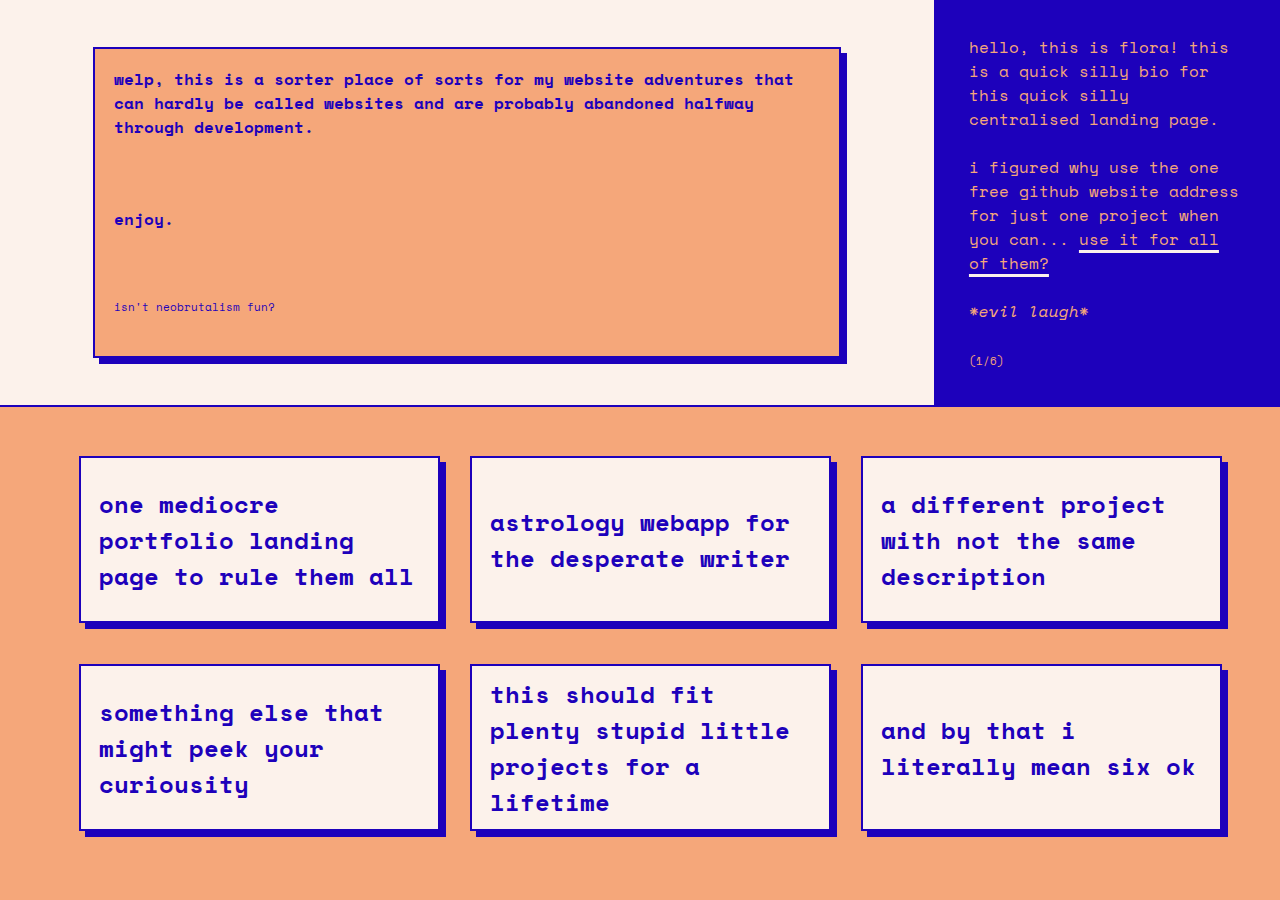
<file: index.html>
<!DOCTYPE html>
<head>
<link rel="stylesheet" href="index.css">
<script src="https://ajax.googleapis.com/ajax/libs/jquery/3.6.1/jquery.min.js"></script>

<title>flora codes</title>
</head>
<html>
<body>
    <div class="header-holder">
        <div class="header">
            <span>welp, this is a sorter place of sorts for my website adventures that can hardly be called websites and are probably abandoned halfway through development.</span>
            <span>enjoy.</span>
            <span>isn't neobrutalism fun?</span>
        </div>
        <div class="header-bio">
            hello, this is flora! this is a quick silly bio for this quick silly centralised landing page.<br><br>
            i figured why use the one free github website address for just one project when you can... <span>use it for all of them?</span><br><br>
            <span>*evil laugh*</span><br><br>
            <progr>(1/6)</progr>
        </div>
    </div>
    <div class="projects">
        <a href="portf/pr_index.html"><span>one mediocre portfolio landing page to rule them all</span></a>
        <a href="characterastrology/ca_index.html"><span>astrology webapp for the desperate writer</span></a>
        <a><span>a different project with not the same description</span></a>
        <a><span>something else that might peek your curiousity</span></a>
        <a><span>this should fit plenty stupid little projects for a lifetime</span></a>
        <a><span>and by that i literally mean six ok</span></a>
    </div>
</body>
<footer>
    <script>
       
    </script>
</footer>
</html>
</file>
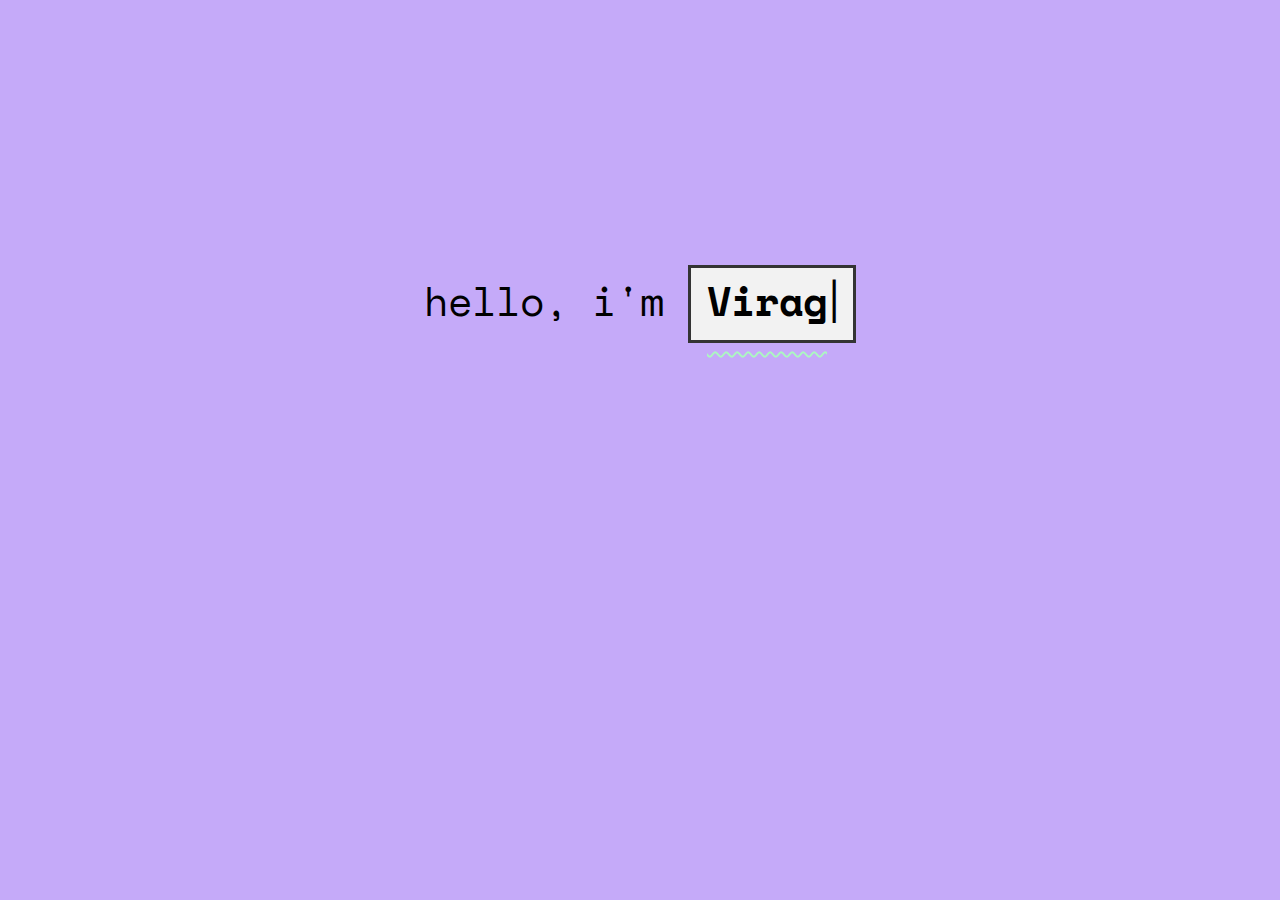
<file: OPTION 1/index.html>
<!DOCTYPE html>
<head>
<link rel="stylesheet" href="index.css">
<script src="https://ajax.googleapis.com/ajax/libs/jquery/3.6.1/jquery.min.js"></script>

<title>flora codes</title>
</head>
<html>
<body>
<div class="main">Hello, I'm <div class="welc" ontouchstart="touchStart()" ontouchend="touchEnd()"><span class="nametag">Virag</span><flckr>|</flckr></div></div>
<div class="welc-options">
    <div class="welc-triangle"></div>
    <div class="temp-hov"></div>
    <div class="linkholder">
        <a href="storyteller.html"><span>storyteller</span></a>
        <a href="graphicdesigner.html"><span>graphic designer</span></a>
        <a href="frontenddeveloper.html"><span>front-end developer</span></a>
    </div> 
</div>
</body>
<footer>
    <script>
        $(document).ready(function(){
        
            $(".linkholder").children("a:first-of-type").hover(
                function() {
                    $(".temp-hov").addClass("welc-triangle-hover");
                }, function() {
                $(".temp-hov").removeClass("welc-triangle-hover");
            });

            $(".linkholder").children("a:first-of-type").focus(
                function() {
                    $(".temp-hov").addClass("welc-triangle-hover");
                }
            )
            $(".linkholder").children("a:first-of-type").focusout(function(){
                $(".temp-hov").removeClass("welc-triangle-hover");
            });

            function touchStart() {
                if ( $(".linkholder").children("a:first-of-type") == true) {
                    $(".temp-hov").addClass("welc-triangle-hover");
                }
            }
            function touchEnd() {
                if ( $(".linkholder").children("a:first-of-type") == true) {
                    $(".temp-hov").removeClass("welc-triangle-hover");
                }
            }
        });
    </script>
</footer>
</html>
</file>
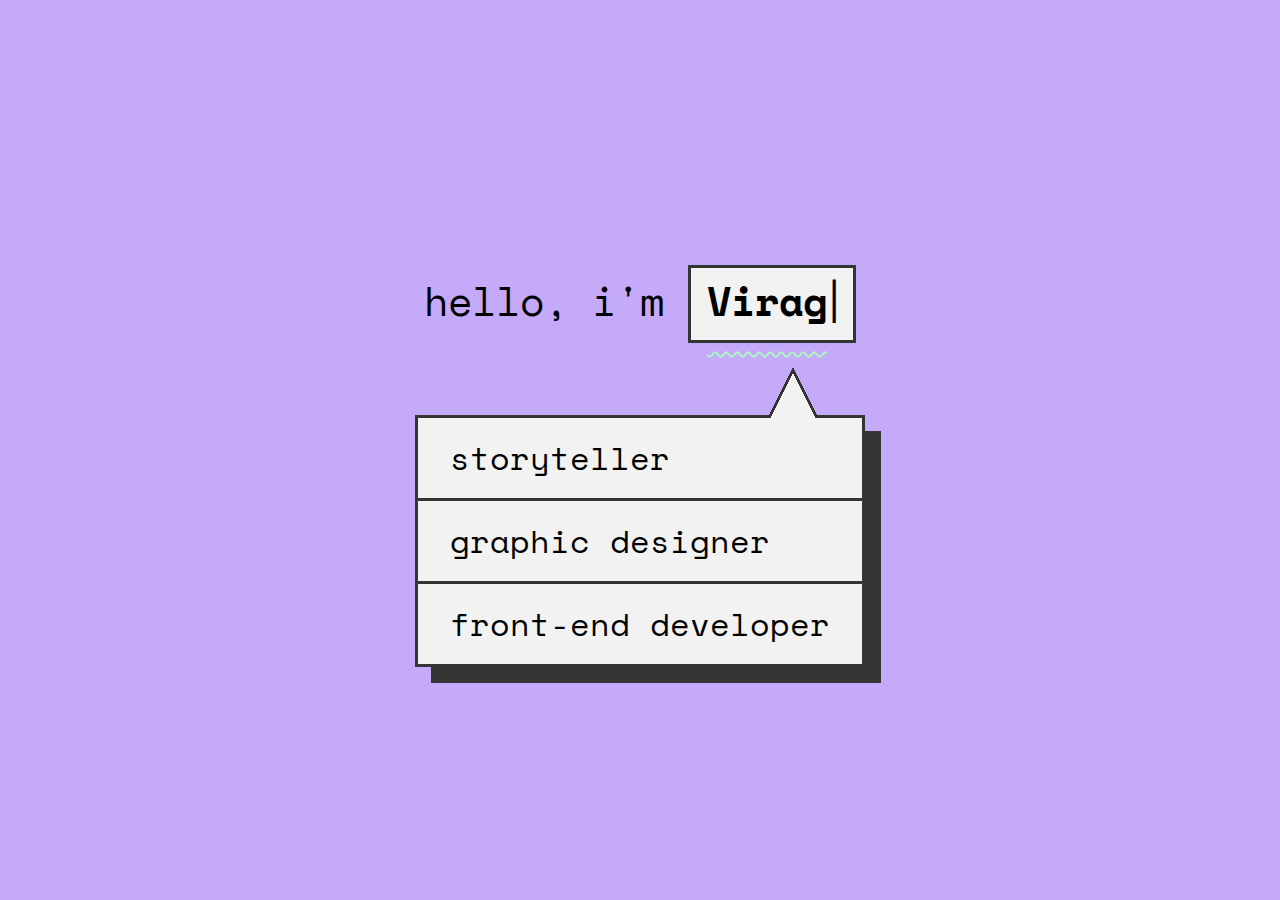
<file: frontenddeveloper.html>
<!DOCTYPE html>
<head>
<link rel="stylesheet" href="frontenddeveloper.css">
<script src="https://ajax.googleapis.com/ajax/libs/jquery/3.6.1/jquery.min.js"></script>

<title>flora codes — graphic designer</title>
</head>
<html>
<body>
<div class="main"><ttl>Hello, I'm</ttl> <div class="welc"><span class="nametag">Virag</span><flckr>|</flckr></div></div>
<div class="welc-options">
    <div class="welc-triangle"></div>
    <div class="temp-hov"></div>
    <div class="linkholder">
        <span class="st">storyteller</span>
        <span class="gd">graphic designer</span>
        <span class="fed">front-end developer</span>
    </div> 
</div>
<div class="maintext">blabla</div>
</body>
<footer>
    <script>
        function timeOut(arr, int, st) {
            setTimeout(nameClear, 3000, arr, int);
            setTimeout(stWrite, 4500, st, int);
        };

        function nameClear(arr, int) {
            arr.forEach(function(string, index) {
                setTimeout(function() {
                    $(".nametag").text(string);
                }, index * int)
            });
        };

        function stWrite(st, int) {
            st.forEach(function(string, index) {
                setTimeout(function() {
                    $(".nametag").text(string);
                }, index * int)
            });
            $("ttl").text("hello, i'm a");
        };

        $(document).ready(function(){
            var name = ["Vira", "Vir", "Vi", "V", ""];
            var st = ["f", "fr", "fro", "fron", "front", "front-", "front-e", "front-en", "front-end ", "front-end d", "front-end de", "front-end dev", "front-end deve", "front-end devel", "front-end develo", "front-end develop", "front-end develope", "front-end developer"];
            var interval = 120;

            timeOut(name, interval, st);
        })


    </script>
</footer>
</html>
</file>
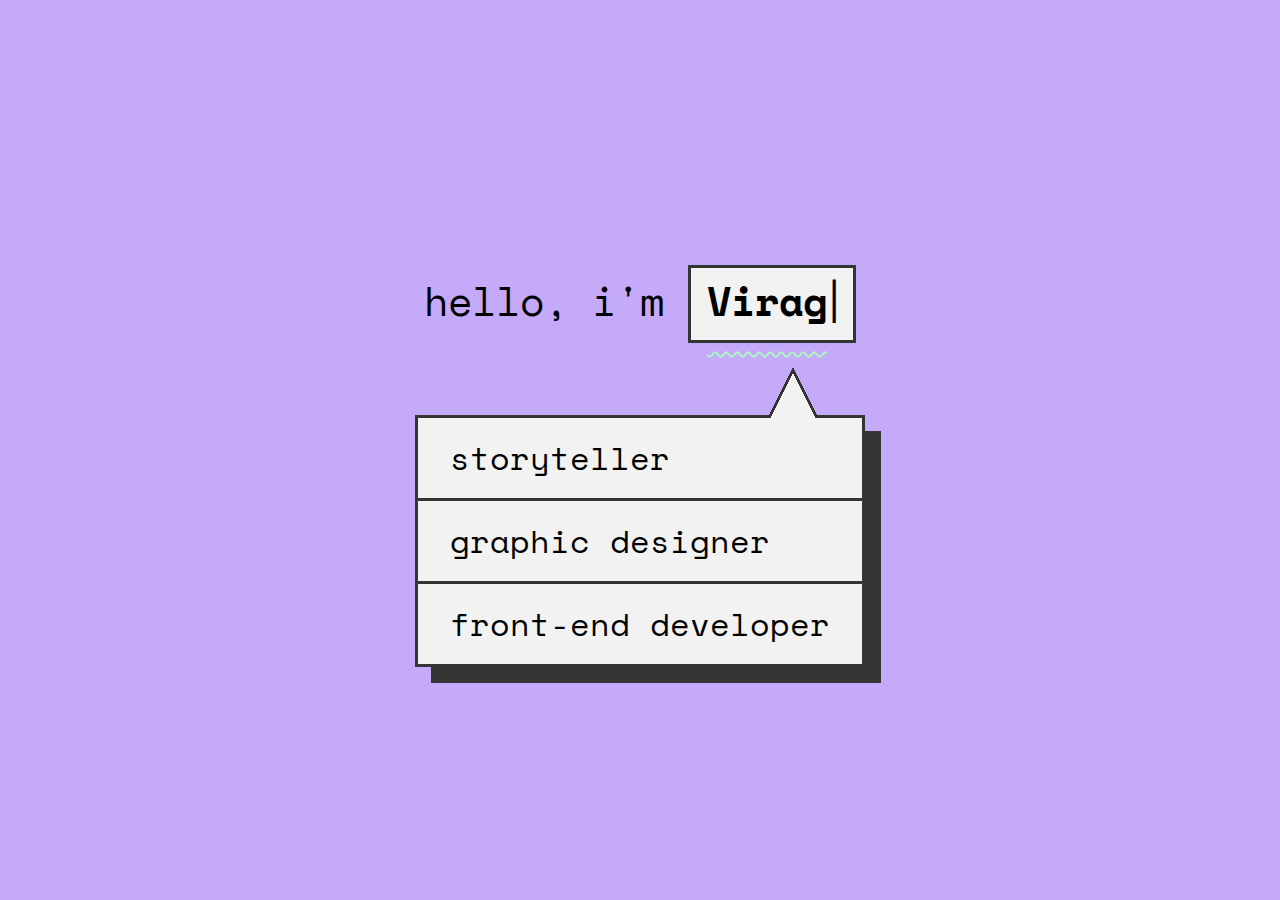
<file: graphicdesigner.html>
<!DOCTYPE html>
<head>
<link rel="stylesheet" href="graphicdesigner.css">
<script src="https://ajax.googleapis.com/ajax/libs/jquery/3.6.1/jquery.min.js"></script>

<title>flora codes — graphic designer</title>
</head>
<html>
<body>
<div class="main"><ttl>Hello, I'm</ttl> <div class="welc"><span class="nametag">Virag</span><flckr>|</flckr></div></div>
<div class="welc-options">
    <div class="welc-triangle"></div>
    <div class="temp-hov"></div>
    <div class="linkholder">
        <span class="st">storyteller</span>
        <span class="gd">graphic designer</span>
        <span class="fed">front-end developer</span>
    </div> 
</div>
<div class="maintext">blabla</div>
</body>
<footer>
    <script>
        function timeOut(arr, int, st) {
            setTimeout(nameClear, 3000, arr, int);
            setTimeout(stWrite, 4500, st, int);
        };

        function nameClear(arr, int) {
            arr.forEach(function(string, index) {
                setTimeout(function() {
                    $(".nametag").text(string);
                }, index * int)
            });
        };

        function stWrite(st, int) {
            st.forEach(function(string, index) {
                setTimeout(function() {
                    $(".nametag").text(string);
                }, index * int)
            });
            $("ttl").text("hello, i'm a");
        };

        $(document).ready(function(){
            var name = ["Vira", "Vir", "Vi", "V", ""];
            var st = ["g", "gr", "gra", "grap", "graph", "graphi", "graphic", "graphic ", "graphic d", "graphic de", "graphic des", "graphic desi", "graphic desig", "graphic design", "graphic designe", "graphic designer"];
            var interval = 120;

            timeOut(name, interval, st);
        })


    </script>
</footer>
</html>
</file>
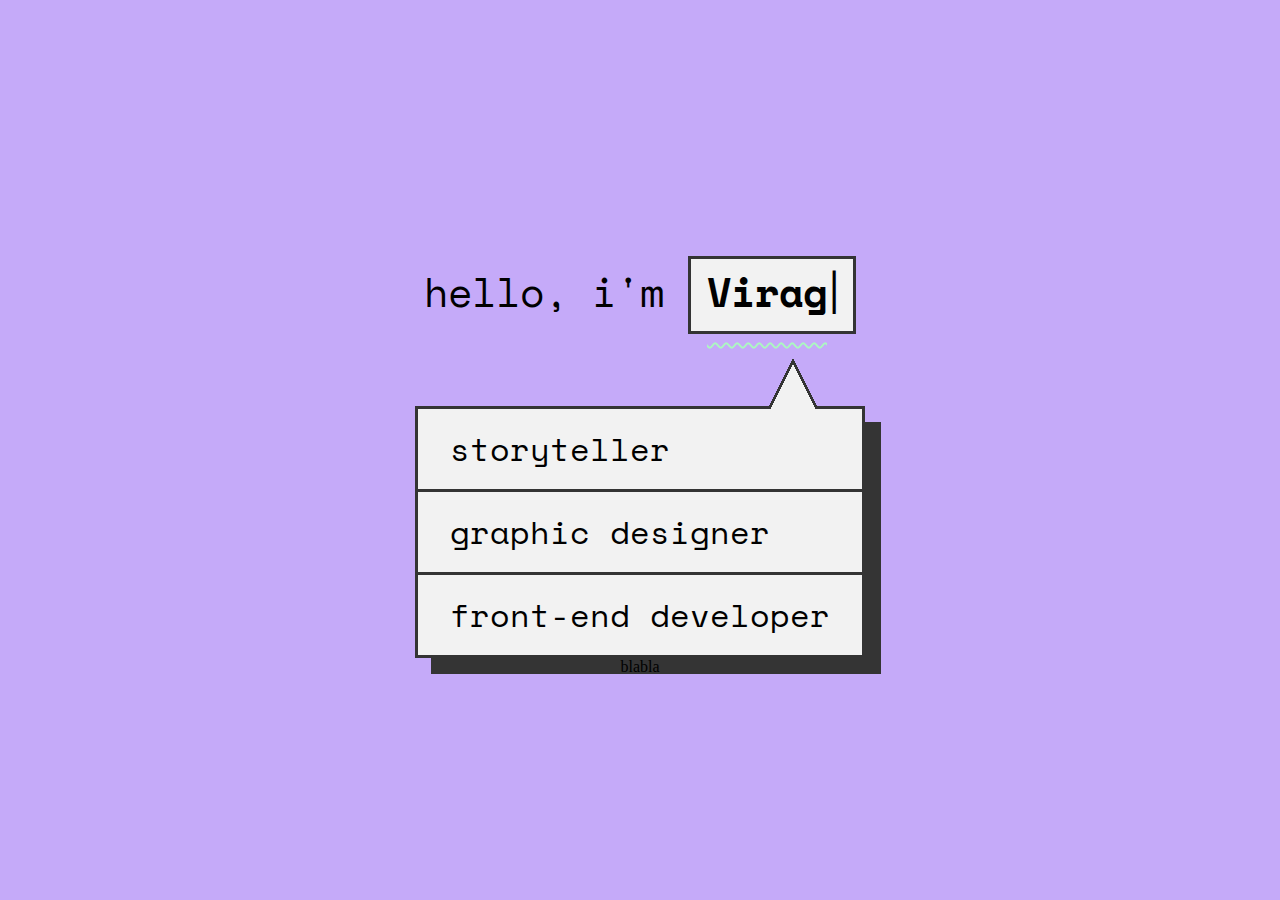
<file: storyteller.html>
<!DOCTYPE html>
<head>
<link rel="stylesheet" href="storyteller.css">
<script src="https://ajax.googleapis.com/ajax/libs/jquery/3.6.1/jquery.min.js"></script>

<title>flora codes — storyteller</title>
</head>
<html>
<body>
<div class="main"><ttl>Hello, I'm</ttl> <div class="welc"><span class="nametag">Virag</span><flckr>|</flckr></div></div>
<div class="welc-options">
    <div class="welc-triangle"></div>
    <div class="temp-hov"></div>
    <div class="linkholder">
        <span class="st">storyteller</span>
        <span class="gd">graphic designer</span>
        <span class="fed">front-end developer</span>
    </div> 
</div>
<div class="maintext">blabla</div>
</body>
<footer>
    <script>
        function timeOut(arr, int, st) {
            setTimeout(nameClear, 3000, arr, int);
            setTimeout(stWrite, 4500, st, int);
        };

        function nameClear(arr, int) {
            arr.forEach(function(string, index) {
                setTimeout(function() {
                    $(".nametag").text(string);
                }, index * int)
            });
        };

        function stWrite(st, int) {
            st.forEach(function(string, index) {
                setTimeout(function() {
                    $(".nametag").text(string);
                }, index * int)
            });
            $("ttl").text("hello, i'm a");
        };

        $(document).ready(function(){
            var name = ["Vira", "Vir", "Vi", "V", ""];
            var st = ["s", "st", "sto", "stor", "story", "storyt", "storyte", "storytel", "storytell", "storytelle", "storyteller"];
            var interval = 120;

            timeOut(name, interval, st);
        })


    </script>
</footer>
</html>
</file>
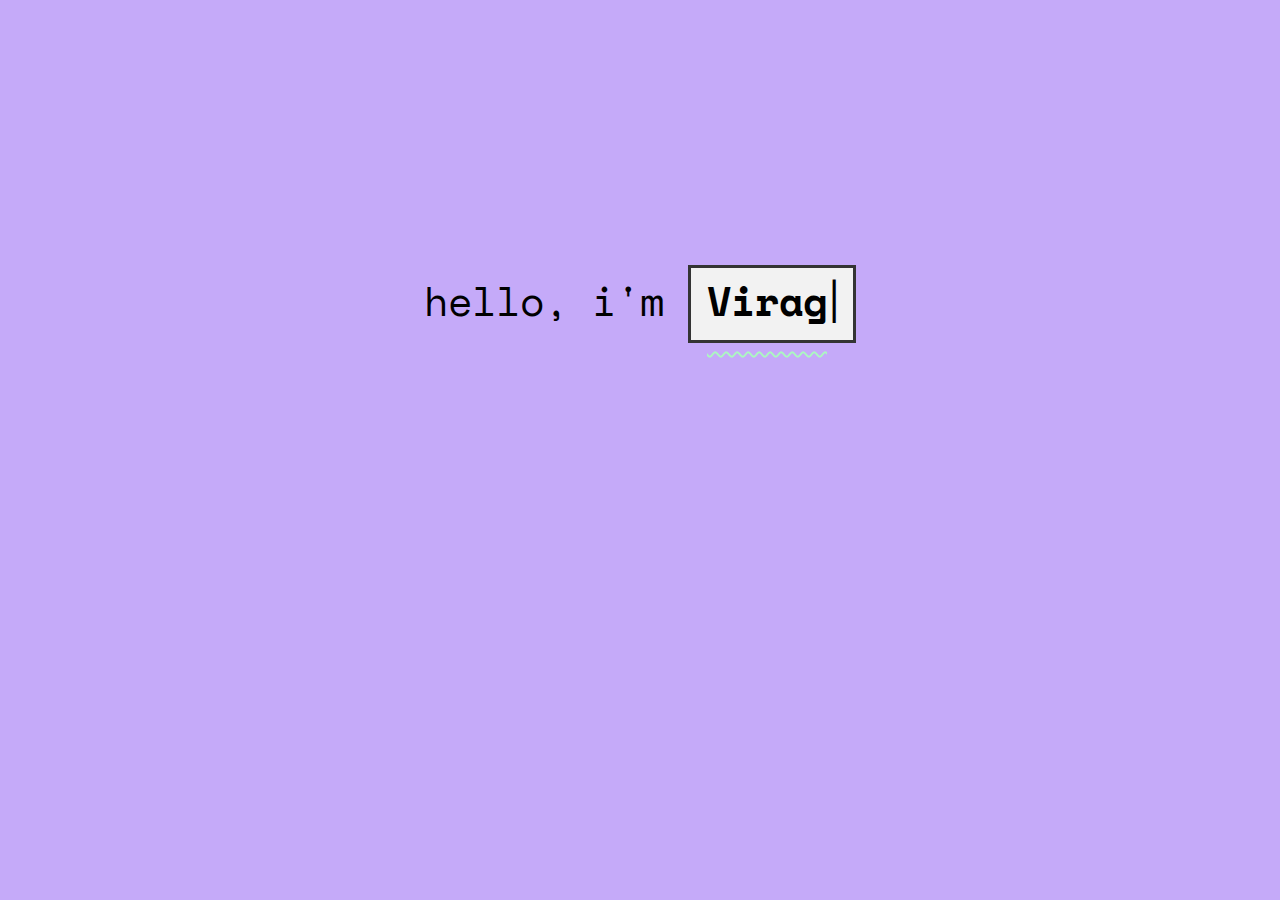
<file: OPTION 1/pr_index.html>
<!DOCTYPE html>
<head>
<link rel="stylesheet" href="pr_index.css">
<script src="https://ajax.googleapis.com/ajax/libs/jquery/3.6.1/jquery.min.js"></script>

<title>flora codes</title>
</head>
<html>
<body>
<div class="main">Hello, I'm <div class="welc" ontouchstart="touchStart()" ontouchend="touchEnd()"><span class="nametag">Virag</span><flckr>|</flckr></div></div>
<div class="welc-options">
    <div class="welc-triangle"></div>
    <div class="temp-hov"></div>
    <div class="linkholder">
        <a href="storyteller.html"><span>storyteller</span></a>
        <a href="graphicdesigner.html"><span>graphic designer</span></a>
        <a href="frontenddeveloper.html"><span>front-end developer</span></a>
    </div> 
</div>
</body>
<footer>
    <script>
        $(document).ready(function(){
        
            $(".linkholder").children("a:first-of-type").hover(
                function() {
                    $(".temp-hov").addClass("welc-triangle-hover");
                }, function() {
                $(".temp-hov").removeClass("welc-triangle-hover");
            });

            $(".linkholder").children("a:first-of-type").focus(
                function() {
                    $(".temp-hov").addClass("welc-triangle-hover");
                }
            )
            $(".linkholder").children("a:first-of-type").focusout(function(){
                $(".temp-hov").removeClass("welc-triangle-hover");
            });

            function touchStart() {
                if ( $(".linkholder").children("a:first-of-type") == true) {
                    $(".temp-hov").addClass("welc-triangle-hover");
                }
            }
            function touchEnd() {
                if ( $(".linkholder").children("a:first-of-type") == true) {
                    $(".temp-hov").removeClass("welc-triangle-hover");
                }
            }
        });
    </script>
</footer>
</html>
</file>
<file: index.css>
@import url('https://fonts.googleapis.com/css2?family=Space+Mono:ital,wght@0,400;0,700;1,400;1,700&display=swap');

*, *::before, *::after { 
    margin: 0; 
    box-sizing: border-box;
}

a {
    text-decoration: none;
    color: inherit;
}
a:hover, a:focus, a:focus-visible, a:active {
    outline: none;
}

:root {
    --main-font: "Space Mono";
    --bold: 600;
    --normal:300;

    --clr-main: rgb(252, 242, 235);
    --clr-accent: rgb(29, 1, 187);
    --clr-accent-neutral: rgb(35, 35, 35);
    --clr-accent-bright: rgb(245, 167, 122);

    --line-weight-base: 2.5px;
    --shadow-base: 6px 6px var(--clr-accent);
}

body {
    background-color: var(--clr-main);
    height: 100vh;
    max-width:100vw;
    overflow: hidden;

    display: flex;
    align-items: center;
    justify-content: center;
    flex-direction: column;
    font-size:1rem;
}
.header-holder {
    display: grid;
    grid-template-columns: 73vw 27vw;

    width:100%;
    
    background-color: var(--clr-main);
}
.header {
    display: grid;
    justify-self: center;
    text-align: left;
    max-width: 80%;
    grid-gap: 5vh;

    margin-bottom:5%;
    margin-top:5%;
    padding:2%;
    border: var(--line-weight-base) solid var(--clr-accent);
    box-shadow: var(--shadow-base);
    background-color: var(--clr-accent-bright);
    
    font-family: var(--main-font);
    font-weight: var(--bold);
    font-size: 1em;
    color: var(--clr-accent);
}
.header span:last-of-type {
    font-weight: var(--normal);
    font-size:0.7em;
    color: var(--clr-accent);
}

.header-bio {
    justify-self: right;
    
    width: 27vw;
    padding:10%;
    background-color: var(--clr-accent);

    font-family: var(--main-font);
    color: var(--clr-accent-bright);
}
.header-bio span:first-of-type {
    text-decoration: underline;
    text-decoration-color: var(--clr-main);
    text-decoration-thickness: var(--line-weight-base);
    text-underline-offset: 5px;
}
.header-bio span:last-of-type {
    font-style: italic;
}
.header-bio progr {
    font-size:0.7em;
}

.projects {
    display: flex;
    flex-wrap: wrap;
    justify-content: space-evenly;
    width:100%;
    height:100%;

    padding:3%;
    border-top: var(--line-weight-base) solid var(--clr-accent);

    background-color: var(--clr-accent-bright);
}
.projects a {
    height:40%;
    max-width: 30%;
}   
.projects span {
    display: flex;
    align-items: center;
    justify-content: center;
    flex-direction: column;

    width: 100%;

    height:100%;
    padding:5%;
    margin:3%;

    background-color: var(--clr-main);
    border: var(--line-weight-base) solid var(--clr-accent);
    box-shadow: var(--shadow-base);

    font-family: var(--main-font);
    color:var(--clr-accent);
    font-size: 1.5em;
    font-weight:var(--bold);
}
.projects a:hover span, a:focus span, a:focus-visible span, a:active span {
    background-color: var(--clr-accent);
    color: var(--clr-accent-bright);
}
.projects a:nth-of-type(1) > span {
}
</file>
<file: OPTION 1/index.css>
@import url('https://fonts.googleapis.com/css2?family=Space+Mono:ital,wght@0,400;0,700;1,400;1,700&display=swap');

*, *::before, *::after { 
    margin: 0; 
    box-sizing: border-box;
}

a {
    text-decoration: none;
    color: inherit;
}
a:hover, a:focus, a:focus-visible, a:active {
    outline: none;
}

:root {
    --main-font: "Space Mono";
    --clr-neutral-light: rgb(242, 242, 242);
    --clr-neutral-dark: #343434;
    --clr-accent-muted: rgb(197, 170, 249);
    --clr-accent-bright: rgb(171, 248, 192);
}

body {
    background-color: var(--clr-accent-muted);
    height: 100vh;
    max-width:100vw;
    overflow: hidden;

    display: flex;
    align-items: center;
    justify-content: center;
    flex-direction: column;
}

.main {
    font-family: var(--main-font);
    text-transform: lowercase;
    font-size:5rem;
}

.welc {
    background-color: var(--clr-neutral-light);
    padding:0.5rem;
    padding-left:1rem;
    padding-right:0.4rem;
    padding-bottom:0.5rem;
    padding-top:0rem;
    display:inline-block;
    border: 0.35rem solid var(--clr-neutral-dark);
    text-transform: none;
    font-weight:700;
    margin-top:2rem;
}

.welc span {
    text-decoration-line: underline;
    text-decoration-style: wavy;
    text-decoration-color: var(--clr-accent-bright);
    text-decoration-thickness: 0.15rem;
    text-underline-offset: 3.5rem;
}

.welc flckr {
    font-size:5.2rem;
    font-weight:100;
    margin-left:-0.4rem;

    animation-name: flicker;
    animation-duration:1.2s;
    animation-iteration-count: infinite;
    animation-direction:normal;
}

@keyframes flicker {
    0% {
        opacity: 100%;
    }
    47% {
        opacity: 1;
    }
    53% {
        opacity:0;
    }
    100% {
        opacity:0;
    }
}

.welc::after {
    content: '';
    background-image: url(http://dl.dropbox.com/s/p78kvf64exiwuuv/White-Pixel-Mouse-Cursor-Arow-Fixed.svg);
    background-repeat: no-repeat;
    background-size: cover;
    position: absolute;
    margin-top:2vh;
    margin-left:-1.5vw;
    opacity: 0;
    
    width: 3.2rem;
    height: 5rem;

    animation-name: click;
    animation-duration:2s;
    animation-iteration-count: 1;
    animation-delay: 0.5s;
    animation-direction: reverse;
    animation-timing-function: linear;
}

@keyframes click {
    0% {
        opacity:0;
    }
    1% {
        opacity:1;
    }
    50% {
        opacity:1;
        transform:translate(0,0);
    }
    100% {
        opacity: 1;
        transform:translate(20vw, 20vh);
    }
}

.welc-triangle {
    margin-left: calc(100% - 6rem);

    width: 3.3rem;
    height:3.3rem;
    background-image:
      linear-gradient(to bottom right, transparent 50%, var(--clr-neutral-dark) 0),
      linear-gradient(to top right, var(--clr-neutral-dark) 50%, transparent 0);
    background-size: 50% 100%;
    background-repeat: no-repeat;
    background-position: left, right;
}

.welc-triangle::after {
    content:'';
    position:absolute;
    margin-top:0.7rem;
    margin-left:0.15rem;

    width: 3rem;
    height:3rem;
    background-image:
      linear-gradient(to bottom right, transparent 50%, var(--clr-neutral-light) 0),
      linear-gradient(to top right, var(--clr-neutral-light) 50%, transparent 0);
    background-size: 50% 100%;
    background-repeat: no-repeat;
    background-position: left, right; 
}

.welc-options {
    display:block;
    margin-top: 2.5rem;

    font-family: var(--main-font);
    font-size:3rem;
}

.welc-options a {
    background-color: var(--clr-neutral-light);
    display: block;
    padding-bottom:1rem;
    padding-top:1rem;
    padding-left: 2rem;
    padding-right:2rem;
    border: 0.35rem solid var(--clr-neutral-dark);
}
.welc-options a:not(:first-of-type) {
    border-top: 0rem solid var(--clr-neutral-dark);
}

.welc-options a:hover,
a:active, 
a:focus, 
a:focus-visible {
    background-color: var(--clr-accent-bright);
}

.welc-options {
    visibility: hidden;
    animation-name: menu;
    animation-duration: 1s;
    animation-iteration-count: 1;
    animation-delay: 2s;
    animation-fill-mode: forwards;
}

.linkholder {
    box-shadow: 1rem 1rem var(--clr-neutral-dark);
}

@keyframes menu {
    0% {
        visibility: hidden;
    }
    100% {
        visibility: visible;
    }
}

@media only screen and (min-width:1080px){
    .main { 
        font-size:2.5rem;
    }
    .welc {
        border: 0.2rem solid var(--clr-neutral-dark);
    }
    .welc span {
        text-underline-offset: 2.2rem;
    }
    .welc flckr {
        font-size:2.7rem;
    }
    .welc::after {
        margin-left:-0.5vw;
        margin-top:3vh;
        animation-duration:2.5s;
    }
    @keyframes click {
        0% {
            opacity:0;
        }
        1% {
            opacity:1;
        }
        50% {
            opacity:1;
            transform:translate(0,0);
        }
        100% {
            opacity: 1;
            transform:translate(50vw, 50vh);
        }
    }
    .welc-triangle {
        width:3rem;
        height: 3rem;
    }
    .welc-triangle::before {
        margin-top:0.4rem;
        margin-left:0rem;
    }
    .welc-triangle::after {
        margin-top:0.4rem;
        margin-left:0rem;
    }
    
    .welc-triangle-hover {
        margin-top:-2rem;
        margin-left: calc(100% - 6rem + 0.15rem);
        position:relative;
        display:block;

        width: 3rem;
        height:2rem;
    }
    .welc-triangle-hover::after {
        content:'';
        position:absolute;
        margin-top:-0.6rem;
        margin-left:-0.15rem;

        width: 3rem;
        height: 3rem;
        background-image:
        linear-gradient(to bottom right, transparent 50%, var(--clr-accent-bright) 0),
        linear-gradient(to top right, var(--clr-accent-bright) 50%, transparent 0);
        background-size: 50% 100%;
        background-repeat: no-repeat;
        background-position: left, right; 
    }
    .welc-options {
        font-size: 2rem;
        margin-top: 1.5rem;
        animation-delay: 2.3s;
    }
    .welc-options a {
        border: 0.2rem solid var(--clr-neutral-dark);
    }
    .welc-options a:not(:first-of-type) {
        border-top: 0rem solid var(--clr-neutral-dark);
    }
}
</file>
<file: frontenddeveloper.css>
@import url('https://fonts.googleapis.com/css2?family=Space+Mono:ital,wght@0,400;0,700;1,400;1,700&display=swap');

*, *::before, *::after { 
    margin: 0; 
    box-sizing: border-box;
}

a {
    text-decoration: none;
    color: inherit;
}
a:hover, a:focus, a:focus-visible, a:active {
    outline: none;
}

:root {
    --main-font: "Space Mono";
    --clr-neutral-light: rgb(242, 242, 242);
    --clr-neutral-dark: #343434;
    --clr-accent-muted: rgb(197, 170, 249);
    --clr-accent-bright: rgb(171, 248, 192);
}

body {
    background-color: var(--clr-accent-muted);
    height: 100vh;
    max-width:100vw;
    overflow: hidden;

    display: flex;
    align-items: center;
    justify-content: center;
    flex-direction: column;
}

.main {
    font-family: var(--main-font);
    text-transform: lowercase;
    font-size:5rem;
    text-align:center;
}

.welc {
    background-color: var(--clr-neutral-light);
    padding:0.5rem;
    padding-left:1rem;
    padding-right:0.4rem;
    padding-bottom:0.5rem;
    padding-top:0rem;
    display:inline-block;
    border: 0.35rem solid var(--clr-neutral-dark);
    text-transform: none;
    font-weight:700;
    margin-top:2rem;
}

.welc span {
    text-decoration-line: underline;
    text-decoration-style: wavy;
    text-decoration-color: var(--clr-accent-bright);
    text-decoration-thickness: 0.15rem;
    text-underline-offset: 3.5rem;
}

.welc flckr {
    font-size:5.2rem;
    font-weight:100;
    margin-left:-0.4rem;

    animation-name: flicker;
    animation-duration:1.2s;
    animation-iteration-count: infinite;
    animation-direction:normal;
}

@keyframes flicker {
    0% {
        opacity: 100%;
    }
    47% {
        opacity: 1;
    }
    53% {
        opacity:0;
    }
    100% {
        opacity:0;
    }
}

.welc-triangle {
    margin-left: calc(100% - 6rem);

    width: 3.3rem;
    height:3.3rem;
    background-image:
      linear-gradient(to bottom right, transparent 50%, var(--clr-neutral-dark) 0),
      linear-gradient(to top right, var(--clr-neutral-dark) 50%, transparent 0);
    background-size: 50% 100%;
    background-repeat: no-repeat;
    background-position: left, right;
}
.welc-triangle::after {
    content:'';
    position:absolute;
    margin-top:0.7rem;
    margin-left:0.15rem;

    width: 3rem;
    height:3rem;
    background-image:
      linear-gradient(to bottom right, transparent 50%, var(--clr-neutral-light) 0),
      linear-gradient(to top right, var(--clr-neutral-light) 50%, transparent 0);
    background-size: 50% 100%;
    background-repeat: no-repeat;
    background-position: left, right; 
}

.welc-options {
    display:block;
    margin-top: 2.5rem;

    font-family: var(--main-font);
    font-size:3rem;
}

.linkholder span {
    background-color: var(--clr-neutral-light);
    display: block;
    padding-bottom:1rem;
    padding-top:1rem;
    padding-left: 2rem;
    padding-right:2rem;
    border: 0.35rem solid var(--clr-neutral-dark);
}
.linkholder span:not(:first-of-type) {
    border-top: 0rem solid var(--clr-neutral-dark);
}
.linkholder {
    box-shadow: 1rem 1rem var(--clr-neutral-dark);
}

.fed, .gd, .st {
    animation-name: folding;
    animation-duration:1.5s;
    animation-fill-mode: forwards;
}
.gd {
    animation-delay: 1s;
}
.fed {
    animation-delay: 5.5s;
    animation-duration: 2s;
    animation-timing-function: ease-out;
}

@keyframes folding {
    0% {
        height: auto;
    }
    20% {
        padding-top: 1rem;
        padding-bottom:1rem;
    }
    40% {
        color:rgba(255, 255, 255, 0);
        font-size: inherit;
    }
    100% {
        height: 0;
        padding-top:0;
        padding-bottom:0;
        border-bottom:0rem;
        color:rgba(255, 255, 255, 0);
    }
}

.welc-options {
    animation-name: disappear;
    animation-duration: 2s;
    animation-fill-mode: forwards;
    animation-delay: 2s;
    animation-timing-function: ease-out;
}

@keyframes disappear {
    100% {
        opacity: 0;
        display:none;
    }
}

.main {
    animation-name: cornered;
    animation-duration:2s;
    animation-delay: 4s;
    animation-fill-mode: forwards;
    animation-timing-function: ease-in  ;
}

@keyframes cornered {
    0% {
        transform-origin: center;
        transform: translate(0%, 0%);
    }
    100% {
        transform-origin: top;
        transform: translateY(-200%);
    }
}

.welc span {
    animation-name: correct;
    animation-duration: 500ms;
    animation-delay:3500ms;
    animation-fill-mode: forwards;
}
@keyframes correct {
    100% {
        text-decoration-line: none;
    }
}

.nametag {
    font-size: 4rem;
}

.welc {
    animation-name: shadowed;
    animation-duration: 1.5s;
    animation-delay:5.5s;
    animation-fill-mode: forwards;
}

@keyframes shadowed {
    100% {
        box-shadow: 1rem 1rem var(--clr-neutral-dark);
    }
}

.maintext {
    display: none;
}

@media only screen and (min-width:1080px){
    .main { 
        font-size:2.5rem;
    }
    .welc {
        border: 0.2rem solid var(--clr-neutral-dark);
    }
    .welc span {
        text-underline-offset: 2.2rem;
    }
    .welc flckr {
        font-size:2.7rem;
    }
    .welc::after {
        margin-left:-0.5vw;
        margin-top:3vh;
        animation-duration:2.5s;
    }
    .welc-triangle {
        width:3rem;
        height: 3rem;
    }
    .welc-triangle::before {
        margin-top:0.4rem;
        margin-left:0rem;
    }
    .welc-triangle::after {
        margin-top:0.4rem;
        margin-left:0rem;
    }
    .welc-options {
        font-size: 2rem;
        margin-top: 1.5rem;
    }
    .linkholder span {
        border: 0.2rem solid var(--clr-neutral-dark);
    }
    .linkholder span:not(:first-of-type) {
        border-top: 0rem solid var(--clr-neutral-dark);
    }

    @keyframes cornered {
        0% {
            transform-origin: center;
            transform: translate(0%, 0%);
        }
        100% {
            transform-origin: center;
            transform: translateY(-250%);
        }
    }

    .nametag{
        font-size: 2.5rem;
    }
}
</file>
<file: graphicdesigner.css>
@import url('https://fonts.googleapis.com/css2?family=Space+Mono:ital,wght@0,400;0,700;1,400;1,700&display=swap');

*, *::before, *::after { 
    margin: 0; 
    box-sizing: border-box;
}

a {
    text-decoration: none;
    color: inherit;
}
a:hover, a:focus, a:focus-visible, a:active {
    outline: none;
}

:root {
    --main-font: "Space Mono";
    --clr-neutral-light: rgb(242, 242, 242);
    --clr-neutral-dark: #343434;
    --clr-accent-muted: rgb(197, 170, 249);
    --clr-accent-bright: rgb(171, 248, 192);
}

body {
    background-color: var(--clr-accent-muted);
    height: 100vh;
    max-width:100vw;
    overflow: hidden;

    display: flex;
    align-items: center;
    justify-content: center;
    flex-direction: column;
}

.main {
    font-family: var(--main-font);
    text-transform: lowercase;
    font-size:5rem;
    text-align:center;
}

.welc {
    background-color: var(--clr-neutral-light);
    padding:0.5rem;
    padding-left:1rem;
    padding-right:0.4rem;
    padding-bottom:0.5rem;
    padding-top:0rem;
    display:inline-block;
    border: 0.35rem solid var(--clr-neutral-dark);
    text-transform: none;
    font-weight:700;
    margin-top:2rem;
}

.welc span {
    text-decoration-line: underline;
    text-decoration-style: wavy;
    text-decoration-color: var(--clr-accent-bright);
    text-decoration-thickness: 0.15rem;
    text-underline-offset: 3.5rem;
}

.welc flckr {
    font-size:5.2rem;
    font-weight:100;
    margin-left:-0.4rem;

    animation-name: flicker;
    animation-duration:1.2s;
    animation-iteration-count: infinite;
    animation-direction:normal;
}

@keyframes flicker {
    0% {
        opacity: 100%;
    }
    47% {
        opacity: 1;
    }
    53% {
        opacity:0;
    }
    100% {
        opacity:0;
    }
}

.welc-triangle {
    margin-left: calc(100% - 6rem);

    width: 3.3rem;
    height:3.3rem;
    background-image:
      linear-gradient(to bottom right, transparent 50%, var(--clr-neutral-dark) 0),
      linear-gradient(to top right, var(--clr-neutral-dark) 50%, transparent 0);
    background-size: 50% 100%;
    background-repeat: no-repeat;
    background-position: left, right;
}
.welc-triangle::after {
    content:'';
    position:absolute;
    margin-top:0.7rem;
    margin-left:0.15rem;

    width: 3rem;
    height:3rem;
    background-image:
      linear-gradient(to bottom right, transparent 50%, var(--clr-neutral-light) 0),
      linear-gradient(to top right, var(--clr-neutral-light) 50%, transparent 0);
    background-size: 50% 100%;
    background-repeat: no-repeat;
    background-position: left, right; 
}

.welc-options {
    display:block;
    margin-top: 2.5rem;

    font-family: var(--main-font);
    font-size:3rem;
}

.linkholder span {
    background-color: var(--clr-neutral-light);
    display: block;
    padding-bottom:1rem;
    padding-top:1rem;
    padding-left: 2rem;
    padding-right:2rem;
    border: 0.35rem solid var(--clr-neutral-dark);
}
.linkholder span:not(:first-of-type) {
    border-top: 0rem solid var(--clr-neutral-dark);
}
.linkholder {
    box-shadow: 1rem 1rem var(--clr-neutral-dark);
}

.fed, .gd, .st {
    animation-name: folding;
    animation-duration:1.5s;
    animation-fill-mode: forwards;
}
.st {
    animation-delay: 1s;
}
.gd {
    animation-delay: 5.5s;
    animation-duration: 2s;
    animation-timing-function: ease-out;
}

@keyframes folding {
    0% {
        height: auto;
    }
    20% {
        padding-top: 1rem;
        padding-bottom:1rem;
    }
    40% {
        color:rgba(255, 255, 255, 0);
        font-size: inherit;
    }
    100% {
        height: 0;
        padding-top:0;
        padding-bottom:0;
        border-bottom:0rem;
        color:rgba(255, 255, 255, 0);
    }
}

.welc-options {
    animation-name: disappear;
    animation-duration: 2s;
    animation-fill-mode: forwards;
    animation-delay: 2s;
    animation-timing-function: ease-out;
}

@keyframes disappear {
    100% {
        opacity: 0;
        display:none;
    }
}

.main {
    animation-name: cornered;
    animation-duration:2s;
    animation-delay: 4s;
    animation-fill-mode: forwards;
    animation-timing-function: ease-in  ;
}

@keyframes cornered {
    0% {
        transform-origin: center;
        transform: translate(0%, 0%);
    }
    100% {
        transform-origin: top;
        transform: translateY(-200%);
    }
}

.welc span {
    animation-name: correct;
    animation-duration: 500ms;
    animation-delay:3500ms;
    animation-fill-mode: forwards;
}
@keyframes correct {
    100% {
        text-decoration-line: none;
    }
}

.welc {
    animation-name: shadowed;
    animation-duration: 1.5s;
    animation-delay:5.5s;
    animation-fill-mode: forwards;
}

@keyframes shadowed {
    100% {
        box-shadow: 1rem 1rem var(--clr-neutral-dark);
    }
}

.maintext {
    display: none;
}

@media only screen and (min-width:1080px){
    .main { 
        font-size:2.5rem;
    }
    .welc {
        border: 0.2rem solid var(--clr-neutral-dark);
    }
    .welc span {
        text-underline-offset: 2.2rem;
    }
    .welc flckr {
        font-size:2.7rem;
    }
    .welc::after {
        margin-left:-0.5vw;
        margin-top:3vh;
        animation-duration:2.5s;
    }
    .welc-triangle {
        width:3rem;
        height: 3rem;
    }
    .welc-triangle::before {
        margin-top:0.4rem;
        margin-left:0rem;
    }
    .welc-triangle::after {
        margin-top:0.4rem;
        margin-left:0rem;
    }
    .welc-options {
        font-size: 2rem;
        margin-top: 1.5rem;
    }
    .linkholder span {
        border: 0.2rem solid var(--clr-neutral-dark);
    }
    .linkholder span:not(:first-of-type) {
        border-top: 0rem solid var(--clr-neutral-dark);
    }

    @keyframes cornered {
        0% {
            transform-origin: center;
            transform: translate(0%, 0%);
        }
        100% {
            transform-origin: center;
            transform: translateY(-250%);
        }
    }
}
</file>
<file: storyteller.css>
@import url('https://fonts.googleapis.com/css2?family=Space+Mono:ital,wght@0,400;0,700;1,400;1,700&display=swap');

*, *::before, *::after { 
    margin: 0; 
    box-sizing: border-box;
}

a {
    text-decoration: none;
    color: inherit;
}
a:hover, a:focus, a:focus-visible, a:active {
    outline: none;
}

:root {
    --main-font: "Space Mono";
    --clr-neutral-light: rgb(242, 242, 242);
    --clr-neutral-dark: #343434;
    --clr-accent-muted: rgb(197, 170, 249);
    --clr-accent-bright: rgb(171, 248, 192);
}

body {
    background-color: var(--clr-accent-muted);
    height: 100vh;
    max-width:100vw;
    overflow: hidden;

    display: flex;
    align-items: center;
    justify-content: center;
    flex-direction: column;
}

.main {
    font-family: var(--main-font);
    text-transform: lowercase;
    font-size:5rem;
    text-align:center;
}

.welc {
    background-color: var(--clr-neutral-light);
    padding:0.5rem;
    padding-left:1rem;
    padding-right:0.4rem;
    padding-bottom:0.5rem;
    padding-top:0rem;
    display:inline-block;
    border: 0.35rem solid var(--clr-neutral-dark);
    text-transform: none;
    font-weight:700;
    margin-top:2rem;
}

.welc span {
    text-decoration-line: underline;
    text-decoration-style: wavy;
    text-decoration-color: var(--clr-accent-bright);
    text-decoration-thickness: 0.15rem;
    text-underline-offset: 3.5rem;
}

.welc flckr {
    font-size:5.2rem;
    font-weight:100;
    margin-left:-0.4rem;

    animation-name: flicker;
    animation-duration:1.2s;
    animation-iteration-count: infinite;
    animation-direction:normal;
}

@keyframes flicker {
    0% {
        opacity: 100%;
    }
    47% {
        opacity: 1;
    }
    53% {
        opacity:0;
    }
    100% {
        opacity:0;
    }
}

.welc-triangle {
    margin-left: calc(100% - 6rem);

    width: 3.3rem;
    height:3.3rem;
    background-image:
      linear-gradient(to bottom right, transparent 50%, var(--clr-neutral-dark) 0),
      linear-gradient(to top right, var(--clr-neutral-dark) 50%, transparent 0);
    background-size: 50% 100%;
    background-repeat: no-repeat;
    background-position: left, right;
}
.welc-triangle::after {
    content:'';
    position:absolute;
    margin-top:0.7rem;
    margin-left:0.15rem;

    width: 3rem;
    height:3rem;
    background-image:
      linear-gradient(to bottom right, transparent 50%, var(--clr-neutral-light) 0),
      linear-gradient(to top right, var(--clr-neutral-light) 50%, transparent 0);
    background-size: 50% 100%;
    background-repeat: no-repeat;
    background-position: left, right; 
}

.welc-options {
    display:block;
    margin-top: 2.5rem;

    font-family: var(--main-font);
    font-size:3rem;
}

.linkholder span {
    background-color: var(--clr-neutral-light);
    display: block;
    padding-bottom:1rem;
    padding-top:1rem;
    padding-left: 2rem;
    padding-right:2rem;
    border: 0.35rem solid var(--clr-neutral-dark);
}
.linkholder span:not(:first-of-type) {
    border-top: 0rem solid var(--clr-neutral-dark);
}
.linkholder {
    box-shadow: 1rem 1rem var(--clr-neutral-dark);
}

.fed, .gd {
    animation-name: folding;
    animation-duration:1.5s;
    animation-fill-mode: forwards;
}

.gd {
    animation-delay: 1s;
}

@keyframes folding {
    0% {
        height: auto;
    }
    20% {
        padding-top: 1rem;
        padding-bottom:1rem;
    }
    40% {
        color:rgba(255, 255, 255, 0);
        font-size: inherit;
    }
    100% {
        height: 0;
        padding-top:0;
        padding-bottom:0;
        border-top: 0rem;
        border-bottom:0rem;
        color:rgba(255, 255, 255, 0);
    }
}

.welc-options {
    animation-name: disappear;
    animation-duration: 2s;
    animation-fill-mode: forwards;
    animation-delay: 2s;
    animation-timing-function: ease-out;
}

@keyframes disappear {
    100% {
        opacity: 0;
        display:none;
    }
}

.welc span {
    animation-name: correct;
    animation-duration: 500ms;
    animation-delay:3500ms;
    animation-fill-mode: forwards;
}
@keyframes correct {
    100% {
        text-decoration-line: none;
    }
}

@media only screen and (min-width:1080px){
    .main { 
        font-size:2.5rem;
    }
    .welc {
        border: 0.2rem solid var(--clr-neutral-dark);
    }
    .welc span {
        text-underline-offset: 2.2rem;
    }
    .welc flckr {
        font-size:2.7rem;
    }
    .welc::after {
        margin-left:-0.5vw;
        margin-top:3vh;
        animation-duration:2.5s;
    }
    .welc-triangle {
        width:3rem;
        height: 3rem;
    }
    .welc-triangle::before {
        margin-top:0.4rem;
        margin-left:0rem;
    }
    .welc-triangle::after {
        margin-top:0.4rem;
        margin-left:0rem;
    }
    .welc-options {
        font-size: 2rem;
        margin-top: 1.5rem;
    }
    .linkholder span {
        border: 0.2rem solid var(--clr-neutral-dark);
    }
    .linkholder span:not(:first-of-type) {
        border-top: 0rem solid var(--clr-neutral-dark);
    }
}
</file>
<file: OPTION 1/pr_index.css>
@import url('https://fonts.googleapis.com/css2?family=Space+Mono:ital,wght@0,400;0,700;1,400;1,700&display=swap');

*, *::before, *::after { 
    margin: 0; 
    box-sizing: border-box;
}

a {
    text-decoration: none;
    color: inherit;
}
a:hover, a:focus, a:focus-visible, a:active {
    outline: none;
}

:root {
    --main-font: "Space Mono";
    --clr-neutral-light: rgb(242, 242, 242);
    --clr-neutral-dark: #343434;
    --clr-accent-muted: rgb(197, 170, 249);
    --clr-accent-bright: rgb(171, 248, 192);
}

body {
    background-color: var(--clr-accent-muted);
    height: 100vh;
    max-width:100vw;
    overflow: hidden;

    display: flex;
    align-items: center;
    justify-content: center;
    flex-direction: column;
}

.main {
    font-family: var(--main-font);
    text-transform: lowercase;
    font-size:5rem;
}

.welc {
    background-color: var(--clr-neutral-light);
    padding:0.5rem;
    padding-left:1rem;
    padding-right:0.4rem;
    padding-bottom:0.5rem;
    padding-top:0rem;
    display:inline-block;
    border: 0.35rem solid var(--clr-neutral-dark);
    text-transform: none;
    font-weight:700;
    margin-top:2rem;
}

.welc span {
    text-decoration-line: underline;
    text-decoration-style: wavy;
    text-decoration-color: var(--clr-accent-bright);
    text-decoration-thickness: 0.15rem;
    text-underline-offset: 3.5rem;
}

.welc flckr {
    font-size:5.2rem;
    font-weight:100;
    margin-left:-0.4rem;

    animation-name: flicker;
    animation-duration:1.2s;
    animation-iteration-count: infinite;
    animation-direction:normal;
}

@keyframes flicker {
    0% {
        opacity: 100%;
    }
    47% {
        opacity: 1;
    }
    53% {
        opacity:0;
    }
    100% {
        opacity:0;
    }
}

.welc::after {
    content: '';
    background-image: url(http://dl.dropbox.com/s/p78kvf64exiwuuv/White-Pixel-Mouse-Cursor-Arow-Fixed.svg);
    background-repeat: no-repeat;
    background-size: cover;
    position: absolute;
    margin-top:2vh;
    margin-left:-1.5vw;
    opacity: 0;
    
    width: 3.2rem;
    height: 5rem;

    animation-name: click;
    animation-duration:2s;
    animation-iteration-count: 1;
    animation-delay: 0.5s;
    animation-direction: reverse;
    animation-timing-function: linear;
}

@keyframes click {
    0% {
        opacity:0;
    }
    1% {
        opacity:1;
    }
    50% {
        opacity:1;
        transform:translate(0,0);
    }
    100% {
        opacity: 1;
        transform:translate(20vw, 20vh);
    }
}

.welc-triangle {
    margin-left: calc(100% - 6rem);

    width: 3.3rem;
    height:3.3rem;
    background-image:
      linear-gradient(to bottom right, transparent 50%, var(--clr-neutral-dark) 0),
      linear-gradient(to top right, var(--clr-neutral-dark) 50%, transparent 0);
    background-size: 50% 100%;
    background-repeat: no-repeat;
    background-position: left, right;
}

.welc-triangle::after {
    content:'';
    position:absolute;
    margin-top:0.7rem;
    margin-left:0.15rem;

    width: 3rem;
    height:3rem;
    background-image:
      linear-gradient(to bottom right, transparent 50%, var(--clr-neutral-light) 0),
      linear-gradient(to top right, var(--clr-neutral-light) 50%, transparent 0);
    background-size: 50% 100%;
    background-repeat: no-repeat;
    background-position: left, right; 
}

.welc-options {
    display:block;
    margin-top: 2.5rem;

    font-family: var(--main-font);
    font-size:3rem;
}

.welc-options a {
    background-color: var(--clr-neutral-light);
    display: block;
    padding-bottom:1rem;
    padding-top:1rem;
    padding-left: 2rem;
    padding-right:2rem;
    border: 0.35rem solid var(--clr-neutral-dark);
}
.welc-options a:not(:first-of-type) {
    border-top: 0rem solid var(--clr-neutral-dark);
}

.welc-options a:hover,
a:active, 
a:focus, 
a:focus-visible {
    background-color: var(--clr-accent-bright);
}

.welc-options {
    visibility: hidden;
    animation-name: menu;
    animation-duration: 1s;
    animation-iteration-count: 1;
    animation-delay: 2s;
    animation-fill-mode: forwards;
}

.linkholder {
    box-shadow: 1rem 1rem var(--clr-neutral-dark);
}

@keyframes menu {
    0% {
        visibility: hidden;
    }
    100% {
        visibility: visible;
    }
}

@media only screen and (min-width:1080px){
    .main { 
        font-size:2.5rem;
    }
    .welc {
        border: 0.2rem solid var(--clr-neutral-dark);
    }
    .welc span {
        text-underline-offset: 2.2rem;
    }
    .welc flckr {
        font-size:2.7rem;
    }
    .welc::after {
        margin-left:-0.5vw;
        margin-top:3vh;
        animation-duration:2.5s;
    }
    @keyframes click {
        0% {
            opacity:0;
        }
        1% {
            opacity:1;
        }
        50% {
            opacity:1;
            transform:translate(0,0);
        }
        100% {
            opacity: 1;
            transform:translate(50vw, 50vh);
        }
    }
    .welc-triangle {
        width:3rem;
        height: 3rem;
    }
    .welc-triangle::before {
        margin-top:0.4rem;
        margin-left:0rem;
    }
    .welc-triangle::after {
        margin-top:0.4rem;
        margin-left:0rem;
    }
    
    .welc-triangle-hover {
        margin-top:-2rem;
        margin-left: calc(100% - 6rem + 0.15rem);
        position:relative;
        display:block;

        width: 3rem;
        height:2rem;
    }
    .welc-triangle-hover::after {
        content:'';
        position:absolute;
        margin-top:-0.6rem;
        margin-left:-0.15rem;

        width: 3rem;
        height: 3rem;
        background-image:
        linear-gradient(to bottom right, transparent 50%, var(--clr-accent-bright) 0),
        linear-gradient(to top right, var(--clr-accent-bright) 50%, transparent 0);
        background-size: 50% 100%;
        background-repeat: no-repeat;
        background-position: left, right; 
    }
    .welc-options {
        font-size: 2rem;
        margin-top: 1.5rem;
        animation-delay: 2.3s;
    }
    .welc-options a {
        border: 0.2rem solid var(--clr-neutral-dark);
    }
    .welc-options a:not(:first-of-type) {
        border-top: 0rem solid var(--clr-neutral-dark);
    }
}
</file>
